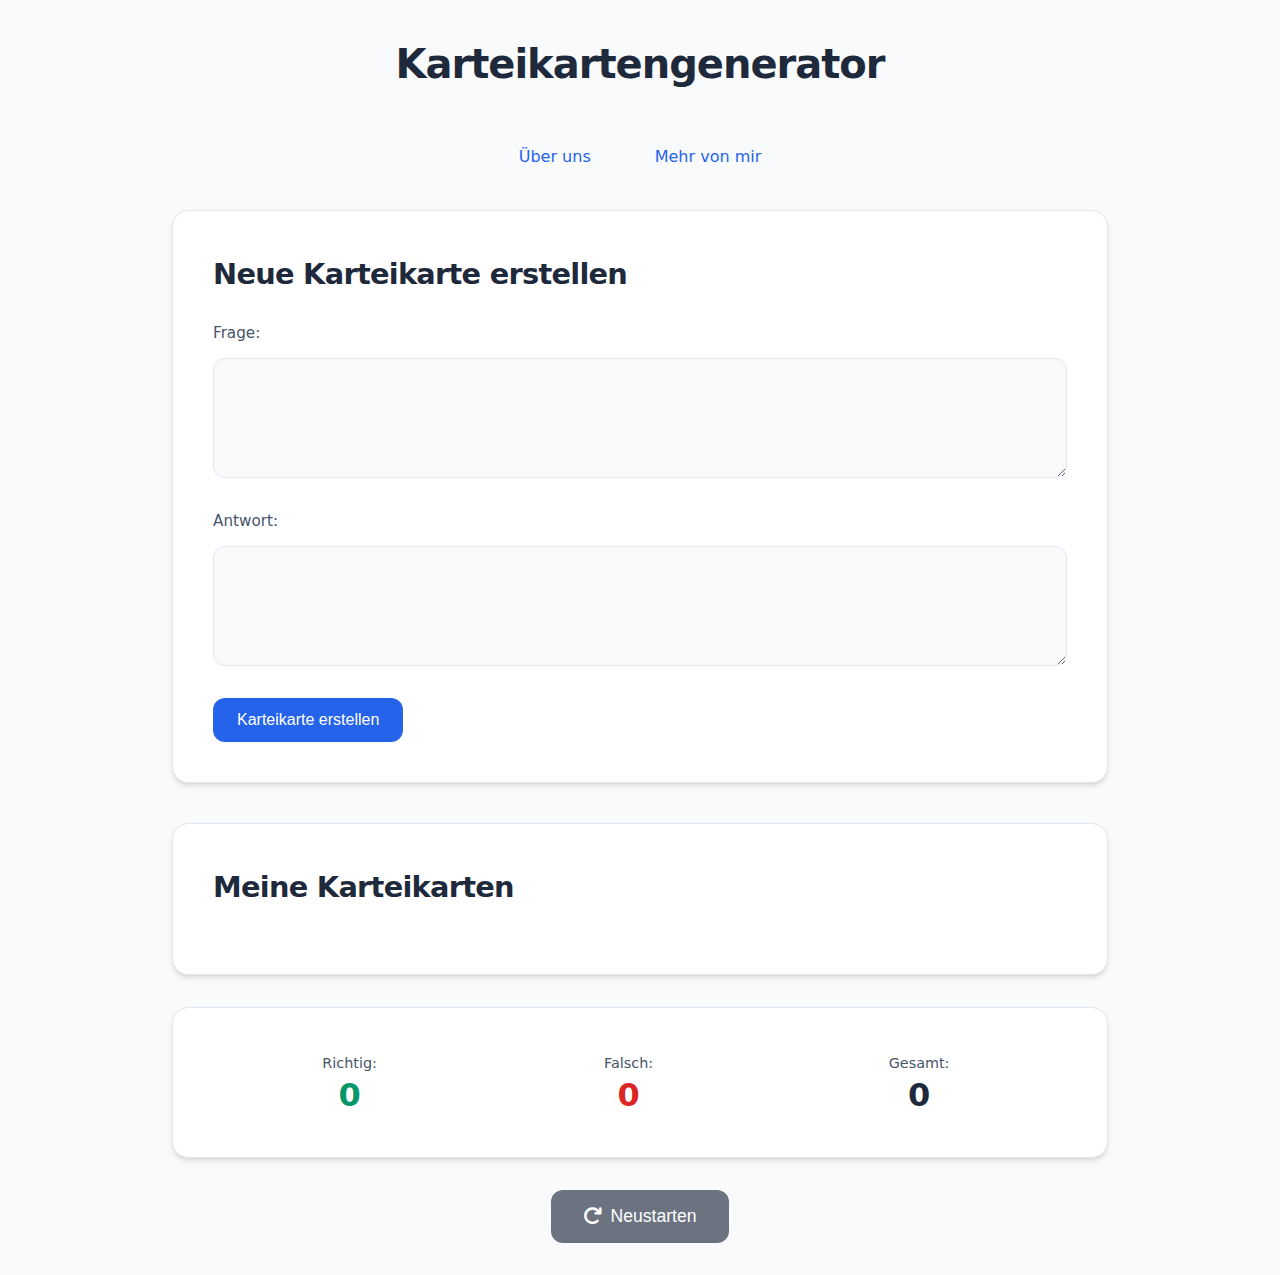
<file: index.html>
<!DOCTYPE html>
<html lang="de">
<head>
    <meta charset="UTF-8">
    <meta name="viewport" content="width=device-width, initial-scale=1.0">
    <title>Karteikartengenerator</title>
    <link rel="manifest" href="manifest.json">
    <link rel="stylesheet" href="https://cdnjs.cloudflare.com/ajax/libs/font-awesome/6.5.1/css/all.min.css">
    <link rel="stylesheet" href="styles.css">
</head>
<body>
    <div class="container">
        <h1>Karteikartengenerator</h1>
        
        <nav class="navigation">
            <a href="about.html" class="nav-link">Über uns</a>
            <a href="https://github.com/mt1nr" target="_blank" rel="noopener noreferrer" class="nav-link">Mehr von mir</a>
        </nav>
        
        <div class="input-section">
            <h2>Neue Karteikarte erstellen</h2>
            <form id="flashcard-form">
                <div class="form-group">
                    <label for="question">Frage:</label>
                    <textarea id="question" required></textarea>
                </div>
                <div class="form-group">
                    <label for="answer">Antwort:</label>
                    <textarea id="answer" required></textarea>
                </div>
                <button type="submit">Karteikarte erstellen</button>
            </form>
        </div>

        <div class="flashcards-section">
            <h2>Meine Karteikarten</h2>
            <div id="flashcards-container"></div>
        </div>

        <div class="summary-section">
            <table class="summary-table">
                <tr>
                    <td>
                        <span class="summary-label">Richtig:</span>
                        <span id="correct-count" class="summary-value correct">0</span>
                    </td>
                    <td>
                        <span class="summary-label">Falsch:</span>
                        <span id="incorrect-count" class="summary-value incorrect">0</span>
                    </td>
                    <td>
                        <span class="summary-label">Gesamt:</span>
                        <span id="total-count" class="summary-value">0</span>
                    </td>
                </tr>
            </table>
        </div>

        <div class="reset-section">
            <button id="reset-button" class="reset-button">
                <i class="fas fa-redo"></i> Neustarten
            </button>
        </div>
    </div>
    <script src="script.js"></script>
</body>
</html>
</file>
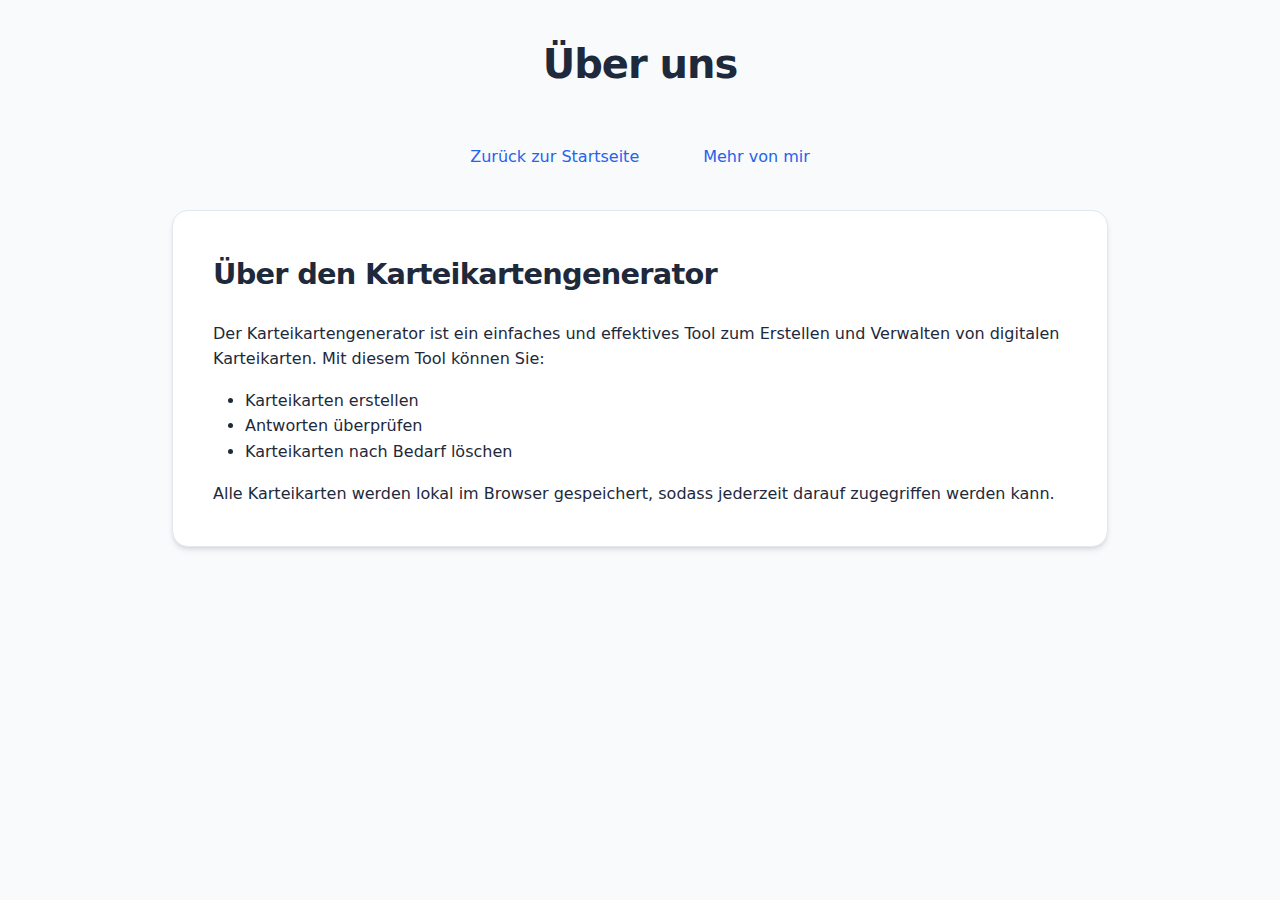
<file: about.html>
<!DOCTYPE html>
<html lang="de">
<head>
    <meta charset="UTF-8">
    <meta name="viewport" content="width=device-width, initial-scale=1.0">
    <title>Über uns - Karteikartengenerator</title>
    <link rel="stylesheet" href="https://cdnjs.cloudflare.com/ajax/libs/font-awesome/6.5.1/css/all.min.css">
    <link rel="stylesheet" href="styles.css">
</head>
<body>
    <div class="container">
        <h1>Über uns</h1>
        
        <nav class="navigation">
            <a href="index.html" class="nav-link">Zurück zur Startseite</a>
            <a href="https://github.com/mt1nr" target="_blank" rel="noopener noreferrer" class="nav-link">Mehr von mir</a>
        </nav>

        <div class="input-section">
            <h2>Über den Karteikartengenerator</h2>
            <p>Der Karteikartengenerator ist ein einfaches und effektives Tool zum Erstellen und Verwalten von digitalen Karteikarten. Mit diesem Tool können Sie:</p>
            <ul style="margin: 1rem 0; padding-left: 2rem;">
                <li>Karteikarten erstellen</li>
                <li>Antworten überprüfen</li>
                <li>Karteikarten nach Bedarf löschen</li>
            </ul>
            <p>Alle Karteikarten werden lokal im Browser gespeichert, sodass jederzeit darauf zugegriffen werden kann.</p>
        </div>
    </div>
</body>
</html>
</file>
<file: styles.css>
:root {
    --primary-color: #2563eb;
    --primary-hover: #1d4ed8;
    --success-color: #059669;
    --success-hover: #047857;
    --danger-color: #dc2626;
    --danger-hover: #b91c1c;
    --gray-color: #6b7280;
    --gray-hover: #4b5563;
    --bg-color: #f8fafc;
    --card-bg: #ffffff;
    --text-primary: #1e293b;
    --text-secondary: #475569;
    --border-color: #e2e8f0;
    --shadow-sm: 0 1px 2px 0 rgb(0 0 0 / 0.05);
    --shadow: 0 4px 6px -1px rgb(0 0 0 / 0.1), 0 2px 4px -2px rgb(0 0 0 / 0.1);
    --shadow-lg: 0 10px 15px -3px rgb(0 0 0 / 0.1), 0 4px 6px -4px rgb(0 0 0 / 0.1);
}

* {
    margin: 0;
    padding: 0;
    box-sizing: border-box;
}

body {
    font-family: 'Inter', 'Segoe UI', system-ui, sans-serif;
    line-height: 1.6;
    background-color: var(--bg-color);
    color: var(--text-primary);
}

.container {
    max-width: 1000px;
    margin: 0 auto;
    padding: 2rem;
}

h1 {
    text-align: center;
    color: var(--text-primary);
    margin-bottom: 2.5rem;
    font-size: 2.5rem;
    font-weight: 700;
    letter-spacing: -0.025em;
}

.navigation {
    display: flex;
    justify-content: center;
    gap: 2rem;
    margin-bottom: 2rem;
}

.nav-link {
    color: var(--primary-color);
    text-decoration: none;
    font-weight: 500;
    padding: 0.5rem 1rem;
    border-radius: 0.5rem;
    transition: all 0.2s;
}

.nav-link:hover {
    background-color: rgba(37, 99, 235, 0.1);
    transform: translateY(-1px);
}

h2 {
    color: var(--text-primary);
    margin-bottom: 1.5rem;
    font-size: 1.8rem;
    font-weight: 600;
    letter-spacing: -0.025em;
}

.input-section {
    background: var(--card-bg);
    padding: 2.5rem;
    border-radius: 1rem;
    box-shadow: var(--shadow);
    margin-bottom: 2.5rem;
    border: 1px solid var(--border-color);
}

.form-group {
    margin-bottom: 1.5rem;
}

label {
    display: block;
    margin-bottom: 0.8rem;
    font-weight: 500;
    color: var(--text-secondary);
    font-size: 0.95rem;
}

textarea {
    width: 100%;
    padding: 1rem;
    border: 1px solid var(--border-color);
    border-radius: 0.75rem;
    resize: vertical;
    min-height: 120px;
    font-family: inherit;
    font-size: 1rem;
    transition: all 0.2s;
    background-color: var(--bg-color);
    color: var(--text-primary);
}

textarea:focus {
    outline: none;
    border-color: var(--primary-color);
    box-shadow: 0 0 0 3px rgba(37, 99, 235, 0.1);
}

button {
    background-color: var(--primary-color);
    color: white;
    padding: 0.8rem 1.5rem;
    border: none;
    border-radius: 0.75rem;
    cursor: pointer;
    font-size: 1rem;
    font-weight: 500;
    transition: all 0.2s;
}

button:hover {
    background-color: var(--primary-hover);
    transform: translateY(-1px);
}

.flashcards-section {
    background: var(--card-bg);
    padding: 2.5rem;
    border-radius: 1rem;
    box-shadow: var(--shadow);
    border: 1px solid var(--border-color);
}

.flashcard {
    background: var(--card-bg);
    border: 1px solid var(--border-color);
    border-radius: 1rem;
    padding: 2rem;
    margin-bottom: 1.5rem;
    position: relative;
    transition: all 0.2s;
    cursor: pointer;
}

.flashcard:hover {
    transform: translateY(-2px);
    box-shadow: var(--shadow);
}

.flashcard-content {
    margin-bottom: 1.5rem;
}

.flashcard-question {
    font-weight: 600;
    margin-bottom: 1.5rem;
    font-size: 1.2rem;
    color: var(--text-primary);
    line-height: 1.5;
}

.flashcard-answer {
    display: none;
    color: var(--text-secondary);
    font-size: 1.1rem;
    line-height: 1.7;
    padding: 1.25rem;
    background: var(--bg-color);
    border-radius: 0.75rem;
    margin-top: 1rem;
    border-left: 4px solid var(--primary-color);
}

.flashcard.show-answer .flashcard-answer {
    display: block;
    animation: fadeIn 0.3s ease-in-out;
}

@keyframes fadeIn {
    from {
        opacity: 0;
        transform: translateY(-10px);
    }
    to {
        opacity: 1;
        transform: translateY(0);
    }
}

.flashcard-controls {
    display: flex;
    gap: 0.8rem;
    margin-top: 1.5rem;
    justify-content: space-between;
}

.flashcard-controls .action-buttons {
    display: none;
    gap: 0.8rem;
    opacity: 0;
    transform: translateY(10px);
    transition: all 0.3s ease;
}

.flashcard.show-answer .action-buttons {
    display: flex;
    opacity: 1;
    transform: translateY(0);
}

.flashcard-controls button {
    padding: 0.8rem;
    font-size: 1.1rem;
    width: 45px;
    height: 45px;
    display: flex;
    align-items: center;
    justify-content: center;
    border-radius: 0.75rem;
    transition: all 0.2s ease;
}

.flashcard-controls button:hover {
    transform: translateY(-2px);
    box-shadow: var(--shadow);
}

.flashcard-controls button i {
    font-size: 1.2rem;
}

.flashcard-controls button.correct {
    background-color: var(--success-color);
}

.flashcard-controls button.correct:hover {
    background-color: var(--success-hover);
}

.flashcard-controls button.incorrect {
    background-color: var(--danger-color);
}

.flashcard-controls button.incorrect:hover {
    background-color: var(--danger-hover);
}

.flashcard-controls button.delete {
    background-color: var(--gray-color);
}

.flashcard-controls button.delete:hover {
    background-color: var(--gray-hover);
}

.flashcard.flashcard-correct {
    border-color: var(--success-color) !important;
    box-shadow: 0 0 0 2px rgba(5, 150, 105, 0.1) !important;
}

.flashcard.flashcard-incorrect {
    border-color: var(--danger-color) !important;
    box-shadow: 0 0 0 2px rgba(220, 38, 38, 0.1) !important;
}

.summary-section {
    background: var(--card-bg);
    padding: 2rem;
    border-radius: 1rem;
    box-shadow: var(--shadow);
    margin: 2rem 0;
    border: 1px solid var(--border-color);
}

.summary-table {
    width: 100%;
    border-collapse: collapse;
}

.summary-table td {
    text-align: center;
    padding: 0.75rem;
    white-space: nowrap;
}

.summary-label {
    display: block;
    font-size: 0.9rem;
    color: var(--text-secondary);
    margin-bottom: 0.25rem;
    font-weight: 500;
}

.summary-value {
    font-size: 2rem;
    font-weight: 700;
    color: var(--text-primary);
    line-height: 1;
}

.summary-value.correct {
    color: var(--success-color);
}

.summary-value.incorrect {
    color: var(--danger-color);
}

.reset-section {
    margin-top: 2rem;
    text-align: center;
}

.reset-button {
    background-color: var(--gray-color);
    color: white;
    padding: 1rem 2rem;
    border: none;
    border-radius: 0.75rem;
    cursor: pointer;
    font-size: 1.1rem;
    font-weight: 500;
    transition: all 0.2s;
    display: inline-flex;
    align-items: center;
    gap: 0.5rem;
}

.reset-button:hover {
    background-color: var(--gray-hover);
    transform: translateY(-1px);
}

.reset-button i {
    font-size: 1.2rem;
}

@media (max-width: 768px) {
    .container {
        padding: 1rem;
    }
    
    .input-section,
    .flashcards-section,
    .summary-section {
        padding: 1.5rem;
    }

    .flashcard {
        padding: 1.5rem;
    }

    .summary-table {
        display: table;
        width: 100%;
    }

    .summary-table tr {
        display: table-row;
    }

    .summary-table td {
        display: table-cell;
        padding: 0.5rem;
    }

    .summary-label {
        font-size: 0.8rem;
    }

    .summary-value {
        font-size: 1.5rem;
    }
}
</file>
